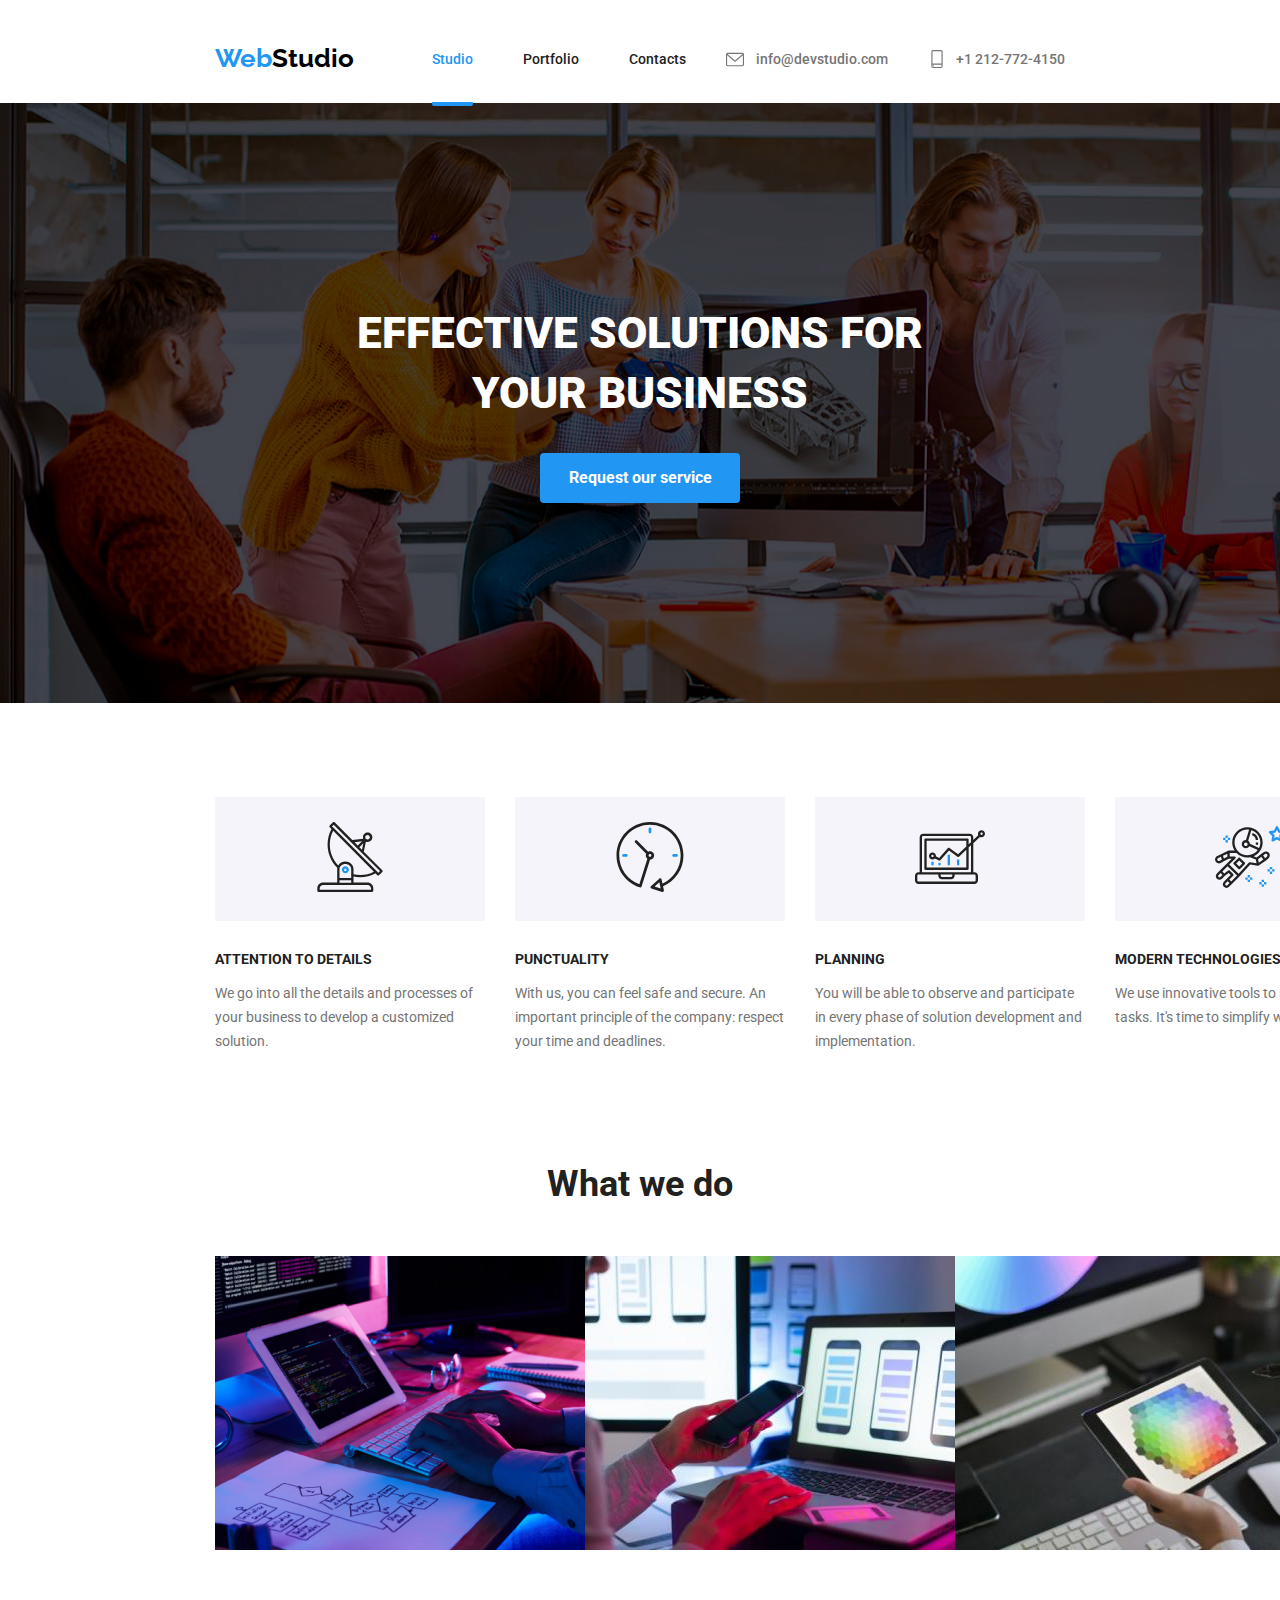
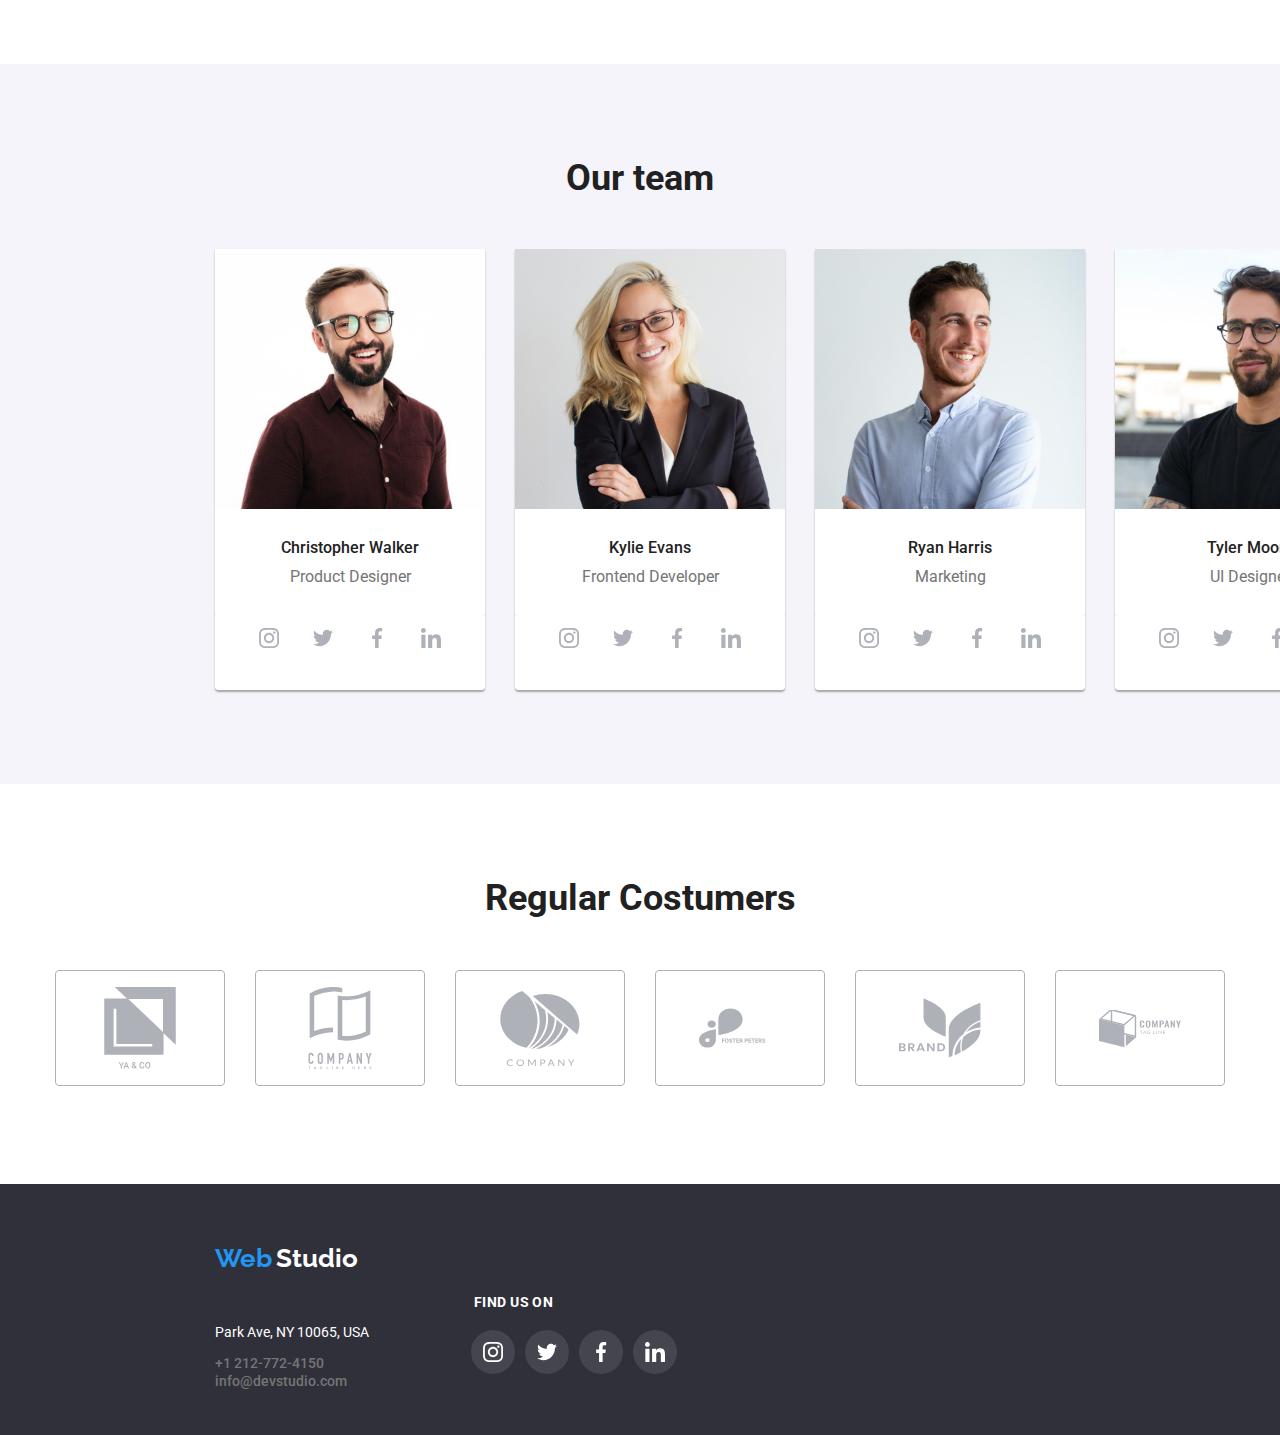
<file: index.html>
<!DOCTYPE html>
<html lang="en">
  <head>
    <meta charset="UTF-8" />
    <meta name="viewport" content="width=device-width, initial-scale=1.0" />
    <title>Studio</title>
    <link rel="preconnect" href="https://fonts.googleapis.com" />
    <link rel="preconnect" href="https://fonts.gstatic.com" crossorigin />
    <link
      href="https://fonts.googleapis.com/css2?family=Oleo+Script&family=Raleway:wght@700&family=Roboto:wght@400;500;700;900&display=swap"
      rel="stylesheet"
    />
    <link
      rel="stylesheet"
      href="https://cdnjs.cloudflare.com/ajax/libs/modern-normalize/1.0.0/modern-normalize.min.css"
    />
    <link rel="stylesheet" href="CSS/style.css" />
  </head>
  <body>
    <header class="global-header">
      <div class="nav-container">
        <div class="logo">
          <span class="web">Web</span>
          <span class="studio">Studio</span>
        </div>

        <div class="main-navigation">
          <nav>
            <ul>
              <li class="border">
                <a href="index.html" class="nav-link current">Studio</a>
              </li>
              <li class="border">
                <a href="portfolio.html" class="nav-link">Portfolio</a>
              </li>
              <li class="border"><a href="#" class="nav-link">Contacts</a></li>
            </ul>
          </nav>
        </div>

        <div class="contact-container">
          <nav class="contact">
            <div class="icon-contact">
              <svg class="icon-envelope">
                <use href="./symbol-defs.svg#icon-envelope" />
              </svg>
              <a href="mailto:info@devstudio.com">info@devstudio.com </a>
            </div>
            <div class="icon-contact">
              <svg class="icon-phone">
                <use href="./symbol-defs.svg#icon-smartphone" />
              </svg>
              <a href="tel:+1212-772-4150">+1 212-772-4150</a>
            </div>
          </nav>
        </div>
      </div>
    </header>

    <main>
      <section class="grey">
        <h1 class="title">
          <span>EFFECTIVE SOLUTIONS FOR</span>
          <br />
          <span>YOUR BUSINESS</span>
        </h1>
        <div class="request">
          <button class="button" type="button">Request our service</button>
        </div>
      </section>

      <section class="groups">
        <ul>
          <li>
            <div class="icons">
              <svg class="svg-icon">
                <use href="./symbol-defs.svg#icon-antenna" />
              </svg>
            </div>
            <h3 class="group-one">ATTENTION TO DETAILS</h3>
            <p class="description">
              We go into all the details and processes of your business to
              develop a customized solution.
            </p>
          </li>
          <li>
            <div class="icons">
              <svg class="svg-icon">
                <use href="./symbol-defs.svg#icon-clock" />
              </svg>
            </div>
            <h3 class="group-one">PUNCTUALITY</h3>
            <p class="description">
              With us, you can feel safe and secure. An important principle of
              the company: respect your time and deadlines.
            </p>
          </li>
          <li>
            <div class="icons">
              <svg class="svg-icon">
                <use href="./symbol-defs.svg#icon-diagram" />
              </svg>
            </div>
            <h3 class="group-one">PLANNING</h3>
            <p class="description">
              You will be able to observe and participate in every phase of
              solution development and implementation.
            </p>
          </li>
          <li>
            <div class="icons">
              <svg class="svg-icon">
                <use href="./symbol-defs.svg#icon-astronaut" />
              </svg>
            </div>
            <h3 class="group-one">MODERN TECHNOLOGIES</h3>
            <p class="description">
              We use innovative tools to solve assigned tasks. It's time to
              simplify work processes.
            </p>
          </li>
        </ul>
      </section>

      <section class="what-we-do">
        <h2 class="title-two">What we do</h2>
        <div class="what-we-do-images">
          <ul>
            <li>
              <img
                src="./images/box-one.jpg"
                alt="box-one"
                width="370"
                height="294"
              />
            </li>
            <li>
              <img
                src="./images/box-two.jpg"
                alt="box-two"
                width="370"
                height="294"
              />
            </li>
            <li>
              <img
                src="./images/box-three.jpg"
                alt="box-three"
                width="370"
                height="294"
              />
            </li>
          </ul>
        </div>
      </section>

      <section class="team">
        <h2 class="title-two">Our team</h2>
        <ul>
          <li>
            <div class="card">
              <img
                src="./images/team-card-one.jpg"
                alt="team-card-one"
                width="270"
                height="260"
              />
              <div class="card-container">
                <h3 class="teammate">Christopher Walker</h3>
                <p class="occupation">Product Designer</p>
              </div>
              <div class="team-icons">
                <a class="team-icon">
                  <svg>
                    <use href="./symbol-defs.svg#icon-instagram" />
                  </svg>
                </a>
                <a class="team-icon">
                  <svg>
                    <use href="./symbol-defs.svg#icon-twitter" />
                  </svg>
                </a>
                <a class="team-icon">
                  <svg>
                    <use href="./symbol-defs.svg#icon-facebook" />
                  </svg>
                </a>
                <a class="team-icon">
                  <svg>
                    <use href="./symbol-defs.svg#icon-linkedin" />
                  </svg>
                </a>
              </div>
            </div>
          </li>
          <li>
            <div class="card">
              <img
                src="./images/team-card-two.jpg"
                alt="team-card-two"
                width="270"
                height="260"
              />
              <div class="card-container">
                <h3 class="teammate">Kylie Evans</h3>
                <p class="occupation">Frontend Developer</p>
              </div>
              <div class="team-icons">
                <a class="team-icon">
                  <svg>
                    <use href="./symbol-defs.svg#icon-instagram" />
                  </svg>
                </a>
                <a class="team-icon">
                  <svg>
                    <use href="./symbol-defs.svg#icon-twitter" />
                  </svg>
                </a>
                <a class="team-icon">
                  <svg>
                    <use href="./symbol-defs.svg#icon-facebook" />
                  </svg>
                </a>
                <a class="team-icon">
                  <svg>
                    <use href="./symbol-defs.svg#icon-linkedin" />
                  </svg>
                </a>
              </div>
            </div>
          </li>
          <li>
            <div class="card">
              <img
                src="./images/team-card-three.jpg"
                alt="team-card-three"
                width="270"
                height="260"
              />
              <div class="card-container">
                <h3 class="teammate">Ryan Harris</h3>
                <p class="occupation">Marketing</p>
              </div>
              <div class="team-icons">
                <a class="team-icon">
                  <svg>
                    <use href="./symbol-defs.svg#icon-instagram" />
                  </svg>
                </a>
                <a class="team-icon">
                  <svg>
                    <use href="./symbol-defs.svg#icon-twitter" />
                  </svg>
                </a>
                <a class="team-icon">
                  <svg>
                    <use href="./symbol-defs.svg#icon-facebook" />
                  </svg>
                </a>
                <a class="team-icon">
                  <svg>
                    <use href="./symbol-defs.svg#icon-linkedin" />
                  </svg>
                </a>
              </div>
            </div>
          </li>
          <li>
            <div class="card">
              <img
                src="./images/team-card-four.jpg"
                alt="team-card-four"
                width="270"
                height="260"
              />
              <div class="card-container">
                <h3 class="teammate">Tyler Moore</h3>
                <p class="occupation">UI Designer</p>
              </div>
              <div class="team-icons">
                <a class="team-icon">
                  <svg>
                    <use href="./symbol-defs.svg#icon-instagram" />
                  </svg>
                </a>
                <a class="team-icon">
                  <svg>
                    <use href="./symbol-defs.svg#icon-twitter" />
                  </svg>
                </a>
                <a class="team-icon">
                  <svg>
                    <use href="./symbol-defs.svg#icon-facebook" />
                  </svg>
                </a>
                <a class="team-icon">
                  <svg>
                    <use href="./symbol-defs.svg#icon-linkedin" />
                  </svg>
                </a>
              </div>
            </div>
          </li>
        </ul>
      </section>

      <section class="regular-costumers">
        <h2 class="title-regular">Regular Costumers</h2>
        <div class="costumers">
          <ul>
            <li>
              <svg class="client">
                <use href="./symbol-defs.svg#icon-client-one" />
              </svg>
            </li>
            <li>
              <svg class="client">
                <use href="./symbol-defs.svg#icon-client-two" />
              </svg>
            </li>
            <li>
              <svg class="client">
                <use href="./symbol-defs.svg#icon-client-three" />
              </svg>
            </li>
            <li>
              <svg class="client">
                <use href="./symbol-defs.svg#icon-client-four" />
              </svg>
            </li>
            <li>
              <svg class="client">
                <use href="./symbol-defs.svg#icon-client-five" />
              </svg>
            </li>
            <li>
              <svg class="client">
                <use href="./symbol-defs.svg#icon-client-six" />
              </svg>
            </li>
          </ul>
        </div>
      </section>
    </main>

    <footer class="grey-two">
      <div class="logo-footer">
        <span class="web">Web</span>
        <span class="studio-white">Studio</span>
      </div>
      <address class="contact">
        <div class="contact-footer">
          <ul>
            <li>
              <p>Park Ave, NY 10065, USA</p>
            </li>
            <li>
              <a href="tel:+1212-772-4150">+1 212-772-4150</a>
            </li>
            <li>
              <a href="mailto:info@devstudio.com">info@devstudio.com</a>
            </li>
          </ul>
        </div>
        <div class="socials">
          <p>FIND US ON</p>

          <div class="social-icons">
            <a class="social-icon">
              <svg>
                <use href="./symbol-defs.svg#icon-instagram-footer" />
              </svg>
            </a>
            <a class="social-icon">
              <svg>
                <use href="./symbol-defs.svg#icon-twitter-footer" />
              </svg>
            </a>
            <a class="social-icon">
              <svg>
                <use href="./symbol-defs.svg#icon-facebook-footer" />
              </svg>
            </a>
            <a class="social-icon">
              <svg>
                <use href="./symbol-defs.svg#icon-linkedin-footer" />
              </svg>
            </a>
          </div>
        </div>
      </address>
    </footer>
  </body>
</html>
</file>
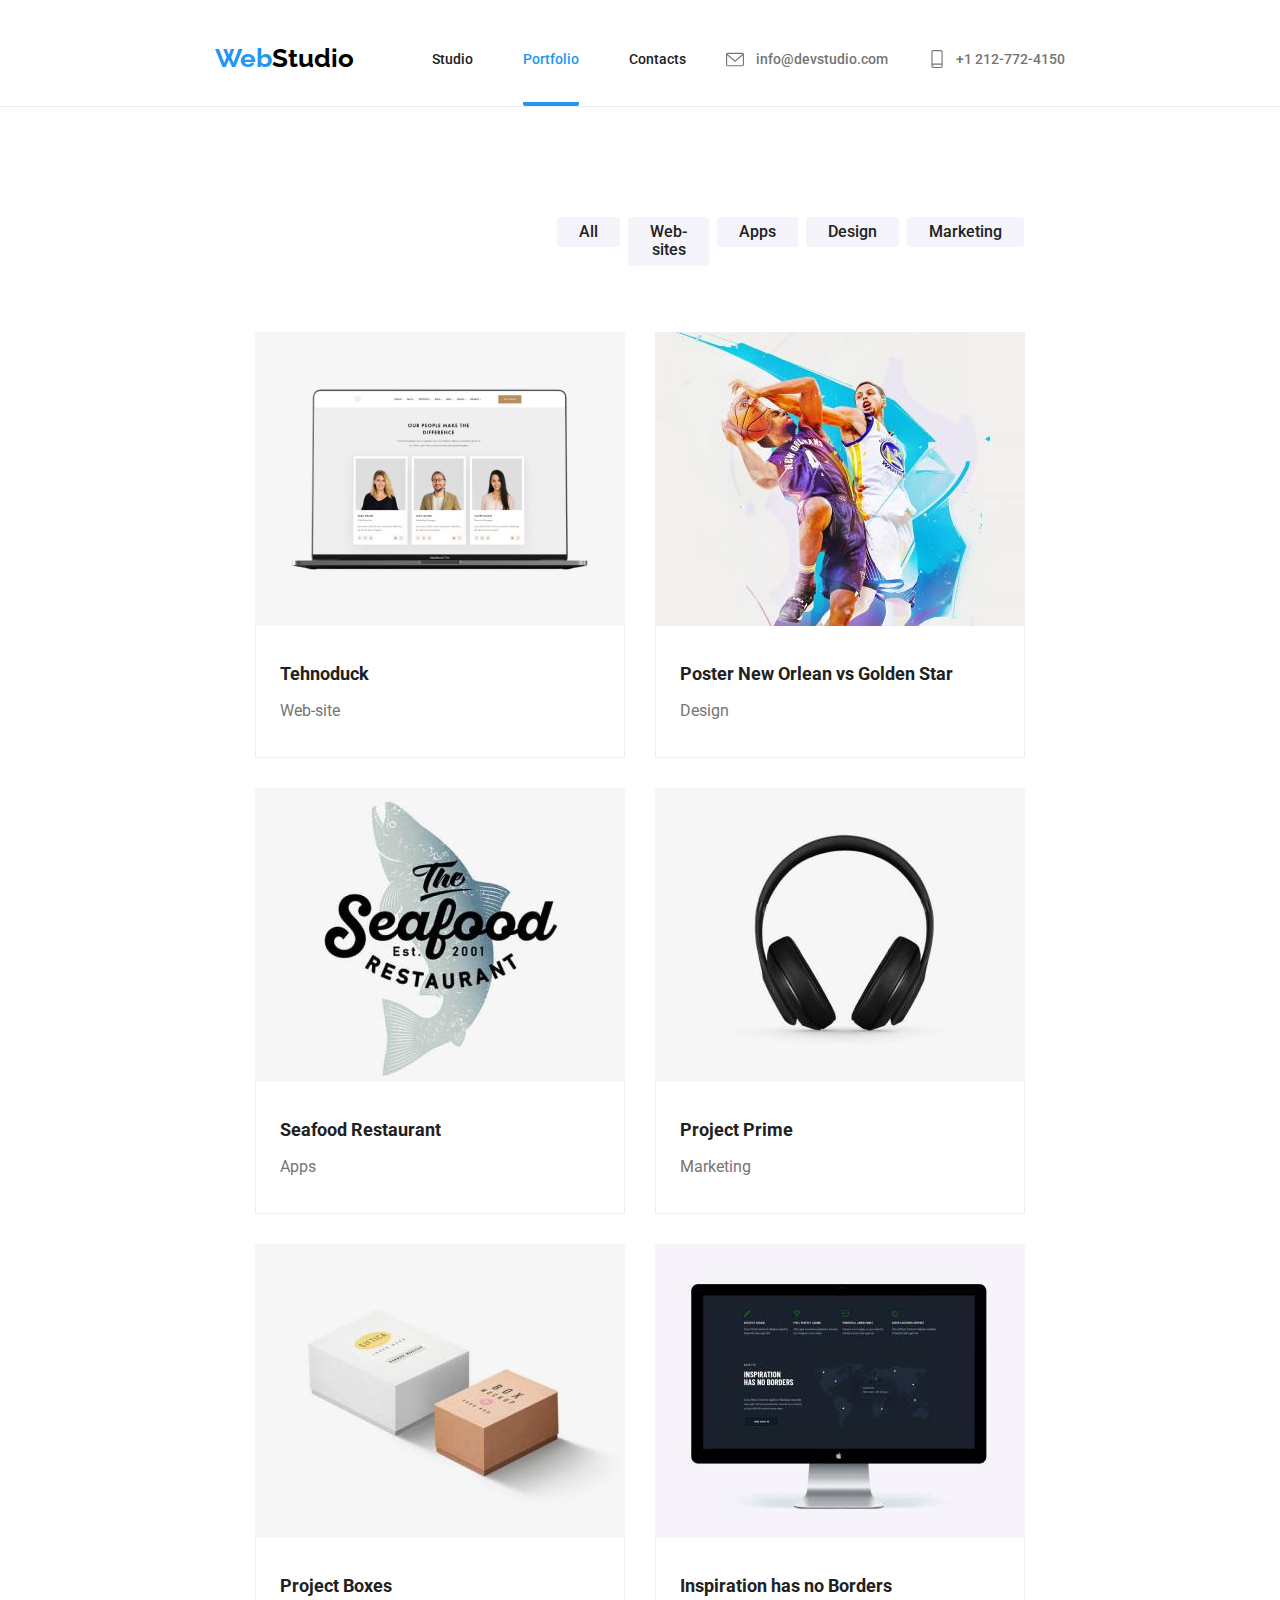
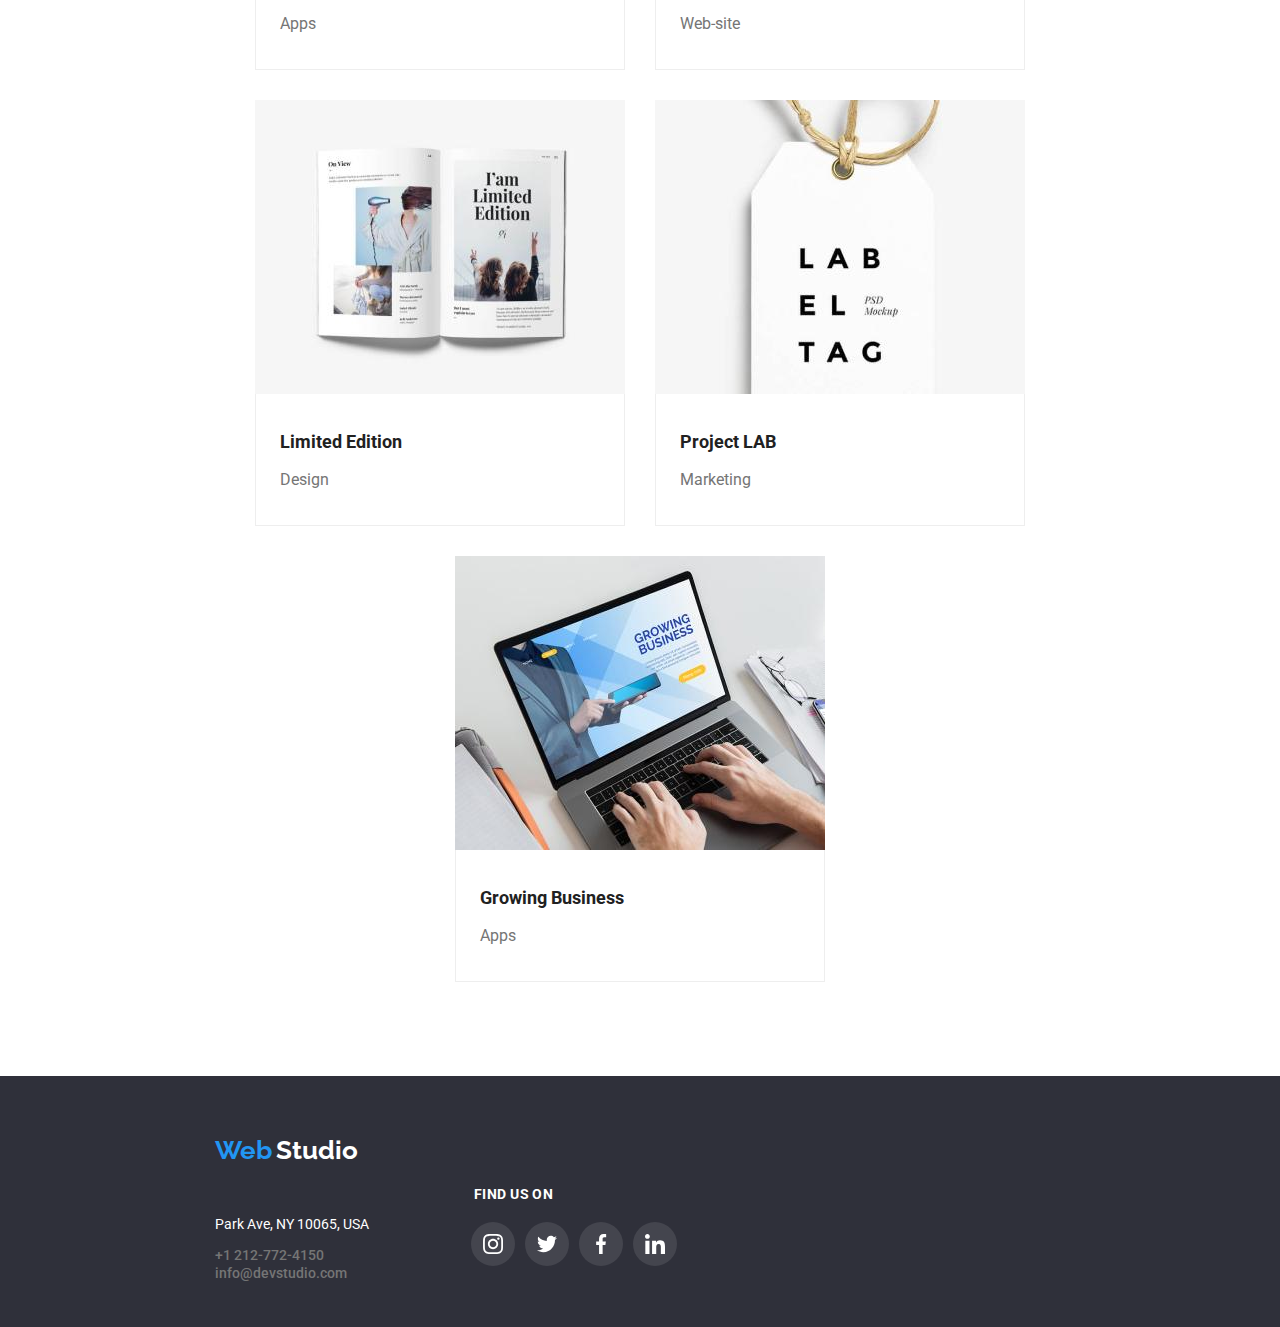
<file: portfolio.html>
<!DOCTYPE html>
<html lang="en">
  <head>
    <meta charset="UTF-8" />
    <meta name="viewport" content="width=device-width, initial-scale=1.0" />
    <title>Studio</title>
    <link rel="preconnect" href="https://fonts.googleapis.com" />
    <link rel="preconnect" href="https://fonts.gstatic.com" crossorigin />
    <link
      href="https://fonts.googleapis.com/css2?family=Oleo+Script&family=Raleway:wght@700&family=Roboto:wght@400;500;700;900&display=swap"
      rel="stylesheet"
    />
    <link
      rel="stylesheet"
      href="https://cdnjs.cloudflare.com/ajax/libs/modern-normalize/1.0.0/modern-normalize.min.css"
    />
    <link rel="stylesheet" href="CSS/style.css" />
  </head>
  <body>
    <header class="global-header">
      <div class="nav-container">
        <div class="logo">
          <span class="web">Web</span>
          <span class="studio">Studio</span>
        </div>

        <div class="main-navigation">
          <nav>
            <ul>
              <li><a href="index.html" class="nav-link">Studio</a></li>
              <li>
                <a href="portfolio.html" class="nav-link current">Portfolio</a>
              </li>
              <li><a href="#" class="nav-link">Contacts</a></li>
            </ul>
          </nav>
        </div>

        <div class="contact-container">
          <nav class="contact">
            <div class="icon-contact">
              <svg class="icon-envelope">
                <use href="./symbol-defs.svg#icon-envelope" />
              </svg>
              <a href="mailto:info@devstudio.com">info@devstudio.com </a>
            </div>
            <div class="icon-contact">
              <svg class="icon-phone">
                <use href="./symbol-defs.svg#icon-smartphone" />
              </svg>
              <a href="tel:+1212-772-4150">+1 212-772-4150</a>
            </div>
          </nav>
        </div>
      </div>
    </header>
    <main>
      <section class="portfolio-section">
        <div class="buttons">
          <ul>
            <li>
              <button class="button-two" type="button">All</button>
            </li>
            <li>
              <button class="button-two" type="button">Web-sites</button>
            </li>
            <li>
              <button class="button-two" type="button">Apps</button>
            </li>
            <li>
              <button class="button-two" type="button">Design</button>
            </li>
            <li>
              <button class="button-two" type="button">Marketing</button>
            </li>
          </ul>
        </div>
        <div class="portfolio-cards">
          <ul>
            <li>
              <div class="card-two">
                <img
                  src="./images/tehnoduck.jpg"
                  alt="tehnoduck"
                  width="370"
                  height="294"
                />
                <div class="card-container-two">
                  <h3 class="title-three">Tehnoduck</h3>
                  <p class="subtitle">Web-site</p>
                </div>
              </div>
            </li>
            <li>
              <div class="card-two">
                <img
                  src="./images/poster-new-orlean.jpg"
                  alt="new-orlean"
                  width="370"
                  height="294"
                />
                <div class="card-container-two">
                  <h3 class="title-three">Poster New Orlean vs Golden Star</h3>
                  <p class="subtitle">Design</p>
                </div>
              </div>
            </li>
            <li>
              <div class="card-two">
                <img
                  src="./images/seafood.jpg"
                  alt="seafood"
                  width="370"
                  height="294"
                />
                <div class="card-container-two">
                  <h3 class="title-three">Seafood Restaurant</h3>
                  <p class="subtitle">Apps</p>
                </div>
              </div>
            </li>
            <li>
              <div class="card-two">
                <img
                  src="./images/project-prime.jpg"
                  alt="project-prime"
                  width="370"
                  height="294"
                />
                <div class="card-container-two">
                  <h3 class="title-three">Project Prime</h3>
                  <p class="subtitle">Marketing</p>
                </div>
              </div>
            </li>
            <li>
              <div class="card-two">
                <img
                  src="./images/project-boxes.jpg"
                  alt="project-boxes"
                  width="370"
                  height="294"
                />
                <div class="card-container-two">
                  <h3 class="title-three">Project Boxes</h3>
                  <p class="subtitle">Apps</p>
                </div>
              </div>
            </li>
            <li>
              <div class="card-two">
                <img
                  src="./images/inspiration.jpg"
                  alt="inspiration"
                  width="370"
                  height="294"
                />
                <div class="card-container-two">
                  <h3 class="title-three">Inspiration has no Borders</h3>
                  <p class="subtitle">Web-site</p>
                </div>
              </div>
            </li>
            <li>
              <div class="card-two">
                <img
                  src="./images/limited-edition.jpg"
                  alt="limited-edition"
                  width="370"
                  height="294"
                />
                <div class="card-container-two">
                  <h3 class="title-three">Limited Edition</h3>
                  <p class="subtitle">Design</p>
                </div>
              </div>
            </li>
            <li>
              <div class="card-two">
                <img
                  src="./images/project-lab.jpg"
                  alt="project-lab"
                  width="370"
                  height="294"
                />
                <div class="card-container-two">
                  <h3 class="title-three">Project LAB</h3>
                  <p class="subtitle">Marketing</p>
                </div>
              </div>
            </li>
            <li>
              <div class="card-two">
                <img
                  src="./images/growing-business.jpg"
                  alt="growing-business"
                  width="370"
                  height="294"
                />
                <div class="card-container-two">
                  <h3 class="title-three">Growing Business</h3>
                  <p class="subtitle">Apps</p>
                </div>
              </div>
            </li>
          </ul>
        </div>
      </section>
    </main>

    <footer class="grey-two">
      <div class="logo-footer">
        <span class="web">Web</span>
        <span class="studio-white">Studio</span>
      </div>
      <address class="contact">
        <div class="contact-footer">
          <ul>
            <li>
              <p>Park Ave, NY 10065, USA</p>
            </li>
            <li>
              <a href="tel:+1212-772-4150">+1 212-772-4150</a>
            </li>
            <li>
              <a href="mailto:info@devstudio.com">info@devstudio.com</a>
            </li>
          </ul>
        </div>
        <div class="socials">
          <p>FIND US ON</p>

          <div class="social-icons">
            <a class="social-icon">
              <svg>
                <use href="./symbol-defs.svg#icon-instagram-footer" />
              </svg>
            </a>
            <a class="social-icon">
              <svg>
                <use href="./symbol-defs.svg#icon-twitter-footer" />
              </svg>
            </a>
            <a class="social-icon">
              <svg>
                <use href="./symbol-defs.svg#icon-facebook-footer" />
              </svg>
            </a>
            <a class="social-icon">
              <svg>
                <use href="./symbol-defs.svg#icon-linkedin-footer" />
              </svg>
            </a>
          </div>
        </div>
      </address>
    </footer>
  </body>
</html>
</file>
<file: CSS/style.css>
:root {
    --black-color-logo: #000000;
    --blue-color: #2196F3;
    --blue-botton-color:#188ce8;
    --black-color-text: #212121;
    --grey-color: #757575;
    --white-color: #ffffff;
    --top-line-color: #ececec;
    --head-grey-color: #2F303A;
    --our-team-background: #F5F4FA;
    --border-grey: #eeeeee;
    --logo-studio-font-family: "Raleway", sans-serif;
    --text-font-family: "Roboto", sans-serif;
}

body {
    font-family: "Roboto", sans-serif;
    color: var(--black-color-text);
}
.web {
    font-size: 26px;
    font-weight: 700; 
    font-family: var(--logo-studio-font-family);
    color: var(--blue-color);
}
.studio {
    font-size: 26px;
        font-weight: 700;
        font-family: var(--logo-studio-font-family);
        color: var(--black-color-logo);

}

.studio-white {
    font-size: 26px;
        font-weight: 700;
        font-family: var(--logo-studio-font-family);
        color: var(--white-color)
}

.nav-link {
    color: inherit;
    font-size: 14px;
    font-weight: 500;
    font-family: inherit;
    text-decoration: none;
}

.nav-link a:link,
.nav-link a:visited {
    color: inherit;
}
.nav-link a:hover {
    color: var(--blue-color);
}
.nav-link a:active {
    color: red
}

.contact a:link,
.global-header .contact a:visited {
    color: var(--grey-color)
}
.contact a:hover {
    color: var(--blue-color);
}

.current {
    color: var(--blue-color);
    padding-bottom: 35px;
    border-bottom-width: 4px;
    border-bottom-style: solid;
    border-bottom-color: var(--blue-color);
    border-radius: 2px;
}

.contact {
    display: flex;
    padding-top: 20px;
}
.contact a {
    color: var(--grey-color);
    font-size: 14px;
    font-weight: 500;
    font-family: inherit;
    font-style: normal;
    text-decoration: none;
}

.contact p {
    font-size: 14px;
    font-family: inherit;
    font-style: normal;
    color: var(--white-color);
}
 
.grey {
    background-image: linear-gradient(rgba(0, 0, 0, 0.5), rgba(0, 0, 0, 0.5)), url("../images/img.jpg");
    width: 1600px;
}

.grey-two {
    background-color: var(--head-grey-color);
}

.title {
    font-size: 44px;
        font-weight: 900;
        font-family: inherit;
        color: var(--white-color);
        text-align: center;
        line-height: 60px;
        letter-spacing: 6%;
}

.button {
    cursor: pointer;
    font-size: 16px;
        font-weight: 700;
        font-family: inherit;
        color: var(--white-color);
    background-color: var(--blue-color);
    border: 0cm;
    width: 200px;
    height: 50px;
    border-radius: 4px;
}

.button:hover {
    background-color: var(--white-color);
    color: var(--blue-color);
}

.request {
    text-align: center;
    padding-bottom: 200px;
}

.button-two {
    cursor: pointer;
        font-size: 16px;
        font-weight: 500;
        font-family: inherit;
        color: var(--black-color-text);
        background-color: var(--our-team-background);
        border: 0cm;
        padding: 6px 22px 6px 22px;
        border-radius: 4px;
}

.button-two:hover {
    background-color: var(--blue-botton-color);
    color: var(--white-color);
}

.group-one {
font-size: 14px;
    font-weight: 700;
    font-family: inherit;
    color: inherit;
}

.description {
    font-size: 14px;
        font-family: inherit;
        color: var(--grey-color);
        width: 270px;
        height: 75px;
        line-height: 24px;
}

.title-two {
font-size: 36px;
    font-weight: 700;
    font-family: inherit;
    color: inherit;
    text-align: center;
    margin-bottom: 50px;
    margin-top: 0;
}

.team {
    background-color: var(--our-team-background);
    width: 100%;
    padding-top: 94px;
    padding-bottom: 94px;
}
.team ul {
    display: flex;
    flex-direction: row;
    justify-content:space-between;
    gap: 30px;
    padding-left: 215px;
    padding-right: 215px;
    margin: 0;
}

.teammate {
    font-size: 16px;
        font-weight: 500;
        font-family: inherit;
        color: inherit;
        text-align: center;
        margin-bottom: 10px;
        margin-top: 0;
}

.occupation {
    font-size: 16px;
        font-family: inherit;
        color: var(--grey-color);
        text-align: center;
        margin: 0;
}

.title-three {
    font-size: 18px;
    font-weight: 700;
    font-family: inherit;
    color: inherit;
    text-align:left;
}

.subtitle {
    font-size: 16px;
    font-family: inherit;
    color: var(--grey-color);
    text-align: left;
}

ul {
    list-style-type: none;
}

body {
    max-width: 1600px;
    width: 100%;
    height: 100%;
}
.global-header {
    width: 100%;
    height: auto;

}
.nav-container {
    display: flex;
    flex-direction: row;
    width: 100%;
    align-items: center;
    justify-content: space-between;
    padding-left: 215px;
    padding-right: 215px;
    padding-top: 24px;
}

.logo {
    display: flex;
    flex-direction: row;
    padding-top: 20px;
}

.main-navigation ul {
    display: flex;
    justify-content: center;
    align-items: center;
    flex-direction: row;
    margin: 0;
    gap: 50px;
}

.main-navigation {
    padding-top: 20px;
}

.contact-container nav {
    display: flex;
    flex-direction: row;
    justify-content: space-between;
    align-items: center;
    gap: 40px;
}

.grey {
    width: 100%;
    height: 25%;
}

.grey-two {
    width: 100%;
    height: 251px;
}

.title {
    text-align: center;
    padding-top: 200px;
}

.what-we-do {
    width: 100%;
    height: 20%;
    padding-top: 94px;
    padding-bottom: 94px;
}

.what-we-do-images ul {
    display: flex;
    flex-direction: row;
    padding-left: 215px;
    padding-right: 215px;
    justify-content: space-between;
}

.card-container {
    background-color: var(--white-color);
    padding-top: 30px;
    padding-bottom: 30px;
    border: 0;
    border-radius: 0px 0px 4px 4px;
}

.card img {
    display: block; max-width: 100%; height: auto;
}

.card {
    border-radius: 0px 0px 4px 4px;
    box-shadow: 0px 2px 2px 0px rgba(0, 0, 0, 0.332);
}

.logo-footer {
    padding-left: 215px;
    padding-top: 60px;
}

.contact-footer ul {
    display: flex;
    flex-direction: column;
    padding-left: 215px;
}

.groups {
    width: 100%;
}
.groups ul {
    display: flex;
    flex-direction: row;
    margin: 0;
    padding-left: 215px;
    padding-right: 215px;
    padding-top: 94px;
    gap: 30px;
}

.buttons ul {
    display: flex;
    flex-direction: row;
    flex-wrap: nowrap;
    text-align: center;
    padding-left: 557px;
    padding-right: 542px;
    gap: 8px;
}

.button-two:hover,
.button-two:focus {
    border-radius: 0px 0px 4px 4px;
        box-shadow: 0px 4px 4px 0px rgba(0, 0, 0, 0.332);
}
.portfolio-section {
    max-width: 1600px;
    padding-top: 94px;
    border-top-width: 1px;
    border-top-style: solid;
    border-top-color: var(--top-line-color);
    margin-top: 32px;
}

.portfolio-cards ul {
    display: flex;
    justify-content: center;
    flex-direction: row;
    flex-wrap: wrap;
    gap: 30px;
    padding-left: 150px;
    padding-right: 150px;
    margin: 0px;
    padding-top: 50px;
    padding-bottom: 94px;
    cursor: pointer;
}

.card-container-two {
    background-color: var(--white-color);
    padding-top: 20px;
    padding-bottom: 20px;
    padding-left: 24px;
    border-left-width: 1px;
    border-left-style: solid;
    border-left-color: var(--border-grey);
    border-right-width: 1px;
    border-right-style: solid;
    border-right-color: var(--border-grey);
    border-bottom-width: 1px;
    border-bottom-style: solid;
    border-bottom-color: var(--border-grey);
}

.card-two img {
    display: block;
    max-width: 100%;
    height: auto;
}

.card-two:hover,
.card-two:focus {
    border-radius: 0px 0px 4px 4px;
        box-shadow: 0px 4px 4px 0px rgba(0, 0, 0, 0.332);
}
.icon-envelope {
    width: 22px; height: 18px; 
    fill: #757575;
}

.icon-phone {
    width: 18px; height: 22px;
    fill: #757575;
}

.icon-contact {
    display: flex;
    justify-content: space-between;
    align-items: center;
    column-gap: 10px;
    cursor: pointer;
}

.icon-contact:hover svg,
.icon-contact:hover a {
    fill: #188ce8;
}



.svg-icon {
    width: 70px;
    height: 70px;
}

.icons {
    background-color: #F5F4FA;
    padding-left: 100px;
    padding-top: 25px;
    padding-bottom: 25px;
    margin-bottom: 30px;
}

.title-regular {
    font-size: 36px;
        font-weight: 700;
        font-family: inherit;
        color: inherit;
        text-align: center;
        margin:0%;
        padding-top: 94px;
        padding-bottom: 50px;
}
.costumers ul {
    display: flex;
        flex-direction: row;
        flex-wrap: nowrap;
        justify-content: center;
    margin:0px;
    padding-left: 215px;
    padding-right: 215px;
    gap: 30px;
    fill: #AFB1B8;
}

.client:hover,
.client:focus {
    fill: #2196F3;
    border: 1px solid #2196F3;
}

.regular-costumers {
    padding-bottom: 94px;
}

.client {
    width: 170px;
        height: 116px;
    padding-top: 16px;
    padding-bottom: 16px;
    padding-left: 32px;
    padding-right: 32px;
    border-left-width: 1px;
        border-left-style: solid;
        border-left-color: #AFB1B8;
        border-right-width: 1px;
        border-right-style: solid;
        border-right-color: #AFB1B8;
        border-bottom-width: 1px;
        border-bottom-style: solid;
        border-bottom-color: #AFB1B8;
        border-top-width: 1px;
        border-top-style: solid;
        border-top-color: #AFB1B8;
        border-radius: 4px;
    cursor: pointer;
}

.team-icons {
    display: flex;
    justify-content: center;
    background-color: var(--white-color);
    padding-bottom: 30px;
    border-radius: 0px 0px 4px 4px;
    width: 270px;
    gap: 10px;
}

.team-icon {
    width: 44px;
    height: 44px;
    flex-shrink: 0;
    fill: var(--white-color);
    display: flex;
    align-items: center;
    justify-content: center;
    cursor: pointer;
}

.team-icon svg {
    width: 20px;
    height: 20px;
    margin-top: 12px;
    margin-left: 12px;
    margin-right: 12px;
    margin-bottom: 12px;
    flex-shrink: 0;
}

.team-icon {
    fill: #AFB1B8;
}

.team-icon:hover,
.team-icon:focus {
    background-color: #2196F3;
    border-radius: 50px;
    fill: var(--white-color);
}

.social-icons {
    display: flex;
        justify-content: center;
        padding-bottom: 30px;
        border-radius: 0px 0px 4px 4px;
        width: 270px;
        gap: 10px;
}

.social-icon {
    width: 44px;
        height: 44px;
        flex-shrink: 0;
        fill: var(--white-color);
        background: #FFFFFF1A;
        border-radius: 50px;
        display: flex;
        align-items: center;
        justify-content: center;
        cursor: pointer;
}
.social-icon svg {
    width: 20px;
        height: 20px;
        margin-top: 12px;
        margin-left: 12px;
        margin-right: 12px;
        margin-bottom: 12px;
        flex-shrink: 0;
}

.social-icon:hover,
.social-icon:focus {
    background-color: #2196F3;
        border-radius: 50px;
}

.socials p {
    font-family: Roboto;
        font-size: 14px;
        font-weight: 700;
        line-height: 16px;
        letter-spacing: 0.03em;
        text-align: left;
        margin: 0;
        padding-bottom: 20px;
        padding-left: 35px;
}

.socials {
    padding-left: 70px;
}
</file>
